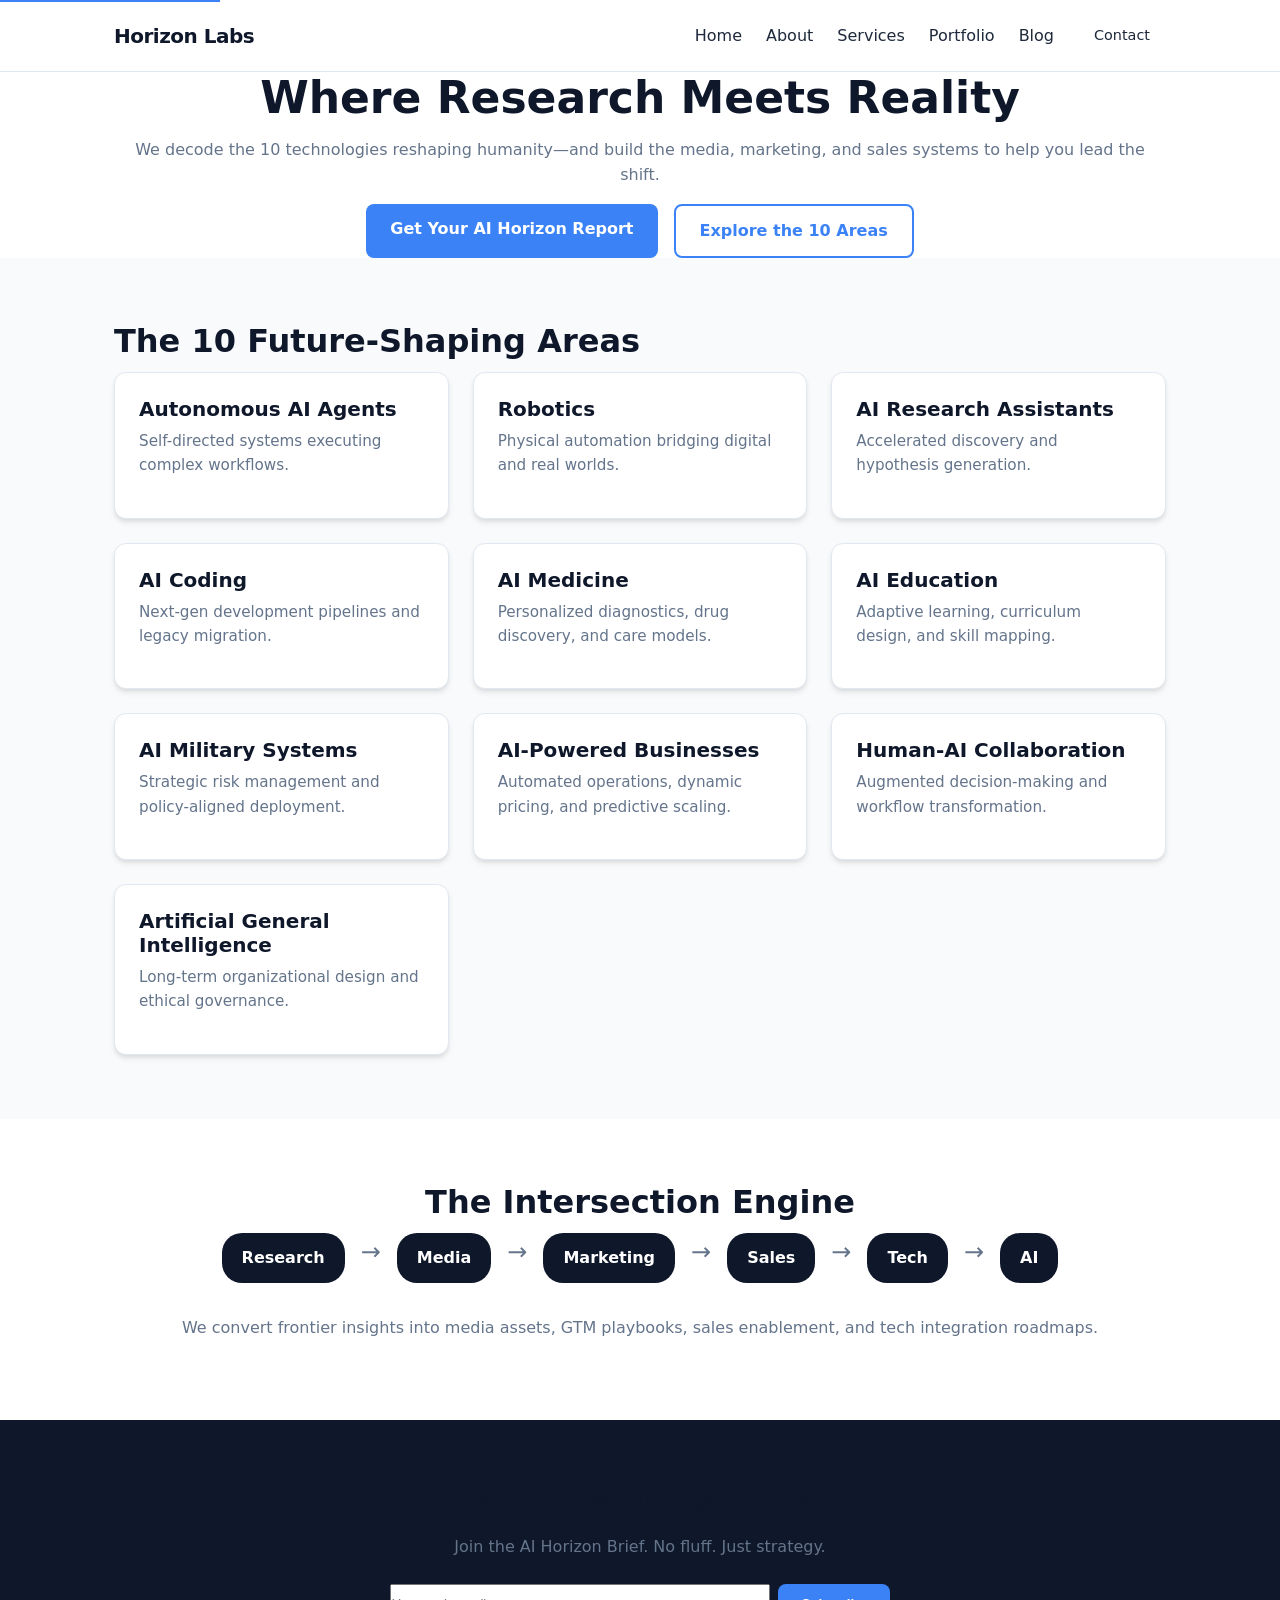
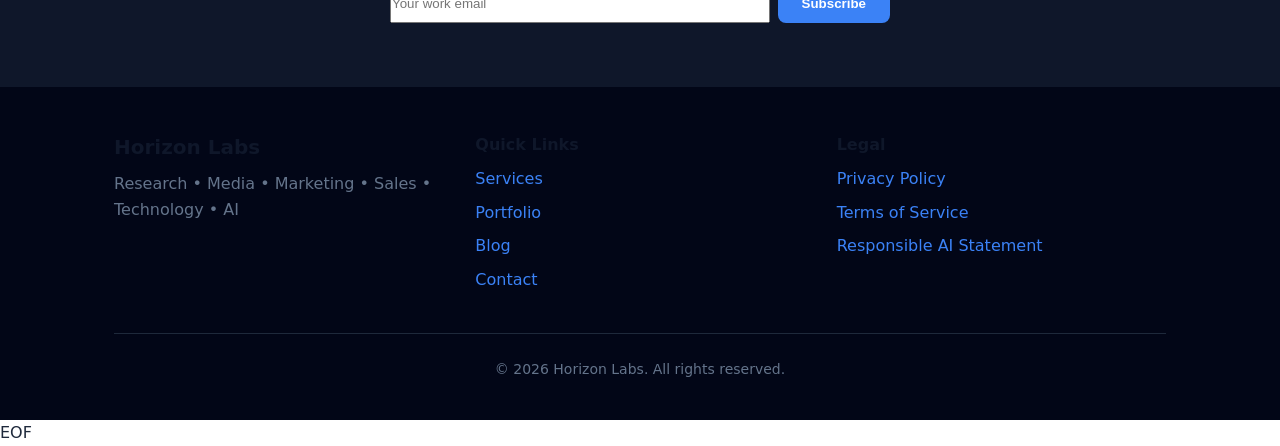
<file: index.html>
<!DOCTYPE html>
<html lang="en">
<head>
  <meta charset="UTF-8">
  <meta name="viewport" content="width=device-width, initial-scale=1.0">
  <meta name="description" content="We turn tomorrow’s AI breakthroughs into today’s business advantage. Research, media, marketing, sales, and tech integration for the next decade.">
  <title>Horizon Labs | AI Research & Market Strategy</title>
  <link rel="stylesheet" href="css/style.css">
  <link rel="apple-touch-icon" sizes="180x180" href="favicon/apple-touch-icon.png">
<link rel="icon" type="image/png" sizes="32x32" href="favicon/favicon-32x32.png">
<link rel="icon" type="image/png" sizes="16x16" href="favicon/favicon-16x16.png">
<link rel="manifest" href="favicon/site.webmanifest">
  <meta property="og:title" content="Horizon Labs | AI Research & Market Strategy">
  <meta property="og:description" content="We decode the 10 technologies reshaping humanity—and build the systems to help you lead the shift.">
  <meta property="og:type" content="website">
  <meta property="og:url" content="https://yourdomain.com">
  <meta property="og:image" content="images/og-image.jpg">
  <script type="application/ld+json">
  {"@context":"https://schema.org","@type":"Organization","name":"Horizon Labs","url":"https://yourdomain.com","logo":"images/logo.png","description":"Research, media, marketing, sales, and technology integration for AI-driven futures."}
  </script>
</head>
<body>
  <a href="#main-content" class="skip-link">Skip to main content</a>
  <div class="cloud-fog-container" aria-hidden="true">
  <div class="cloud-layer layer-1"></div>
  <div class="cloud-layer layer-2"></div>
  <div class="cloud-layer layer-3"></div>
</div>
  <header class="site-header">
    <nav class="nav" aria-label="Main navigation">
      <a href="index.html" class="logo" aria-label="Horizon Labs Home">Horizon Labs</a>
      <button class="nav-toggle" aria-expanded="false" aria-controls="main-menu" aria-label="Toggle navigation">☰</button>
      <ul id="main-menu" class="nav-list">
        <li><a href="index.html" aria-current="page">Home</a></li>
        <li><a href="about.html">About</a></li>
        <li><a href="services.html">Services</a></li>
        <li><a href="portfolio.html">Portfolio</a></li>
        <li><a href="blog.html">Blog</a></li>
        <li><a href="contact.html" class="btn btn-sm">Contact</a></li>
      </ul>
    </nav>
  </header>

  <main id="main-content">
    <section class="hero">
      <div class="container text-center">
        <h1>Where Research Meets Reality</h1>
        <p class="hero-sub">We decode the 10 technologies reshaping humanity—and build the media, marketing, and sales systems to help you lead the shift.</p>
        <div style="display:flex; gap:1rem; justify-content:center; flex-wrap:wrap;">
          <a href="contact.html" class="btn btn-primary">Get Your AI Horizon Report</a>
          <a href="#areas" class="btn btn-outline">Explore the 10 Areas</a>
        </div>
      </div>
    </section>

    <section class="section bg-light" id="areas">
      <div class="container">
        <h2 class="section-title">The 10 Future-Shaping Areas</h2>
        <div class="grid-3">
          <article class="card fade-in"><h3>Autonomous AI Agents</h3><p>Self-directed systems executing complex workflows.</p></article>
          <article class="card fade-in"><h3>Robotics</h3><p>Physical automation bridging digital and real worlds.</p></article>
          <article class="card fade-in"><h3>AI Research Assistants</h3><p>Accelerated discovery and hypothesis generation.</p></article>
          <article class="card fade-in"><h3>AI Coding</h3><p>Next-gen development pipelines and legacy migration.</p></article>
          <article class="card fade-in"><h3>AI Medicine</h3><p>Personalized diagnostics, drug discovery, and care models.</p></article>
          <article class="card fade-in"><h3>AI Education</h3><p>Adaptive learning, curriculum design, and skill mapping.</p></article>
          <article class="card fade-in"><h3>AI Military Systems</h3><p>Strategic risk management and policy-aligned deployment.</p></article>
          <article class="card fade-in"><h3>AI-Powered Businesses</h3><p>Automated operations, dynamic pricing, and predictive scaling.</p></article>
          <article class="card fade-in"><h3>Human-AI Collaboration</h3><p>Augmented decision-making and workflow transformation.</p></article>
          <article class="card fade-in"><h3>Artificial General Intelligence</h3><p>Long-term organizational design and ethical governance.</p></article>
        </div>
      </div>
    </section>

    <section class="section" id="how-we-work">
      <div class="container text-center">
        <h2 class="section-title">The Intersection Engine</h2>
        <div class="process-flow">
          <div class="step">Research</div><div class="arrow">→</div>
          <div class="step">Media</div><div class="arrow">→</div>
          <div class="step">Marketing</div><div class="arrow">→</div>
          <div class="step">Sales</div><div class="arrow">→</div>
          <div class="step">Tech</div><div class="arrow">→</div>
          <div class="step">AI</div>
        </div>
        <p>We convert frontier insights into media assets, GTM playbooks, sales enablement, and tech integration roadmaps.</p>
      </div>
    </section>

    <section class="section bg-dark text-center" id="newsletter">
      <div class="container">
        <h2>Stay 12 Months Ahead</h2>
        <p>Join the AI Horizon Brief. No fluff. Just strategy.</p>
        <form class="newsletter-form" action="https://formspree.io/f/xrpbajay" method="POST">
          <input type="email" name="email" placeholder="Your work email" required aria-label="Email address">
          <button type="submit" class="btn btn-primary">Subscribe</button>
        </form>
      </div>
    </section>
  </main>

  <footer class="site-footer">
    <div class="container">
      <div class="footer-grid">
        <div><h3>Horizon Labs</h3><p>Research • Media • Marketing • Sales • Technology • AI</p></div>
        <div><h4>Quick Links</h4><ul class="footer-links"><li><a href="services.html">Services</a></li><li><a href="portfolio.html">Portfolio</a></li><li><a href="blog.html">Blog</a></li><li><a href="contact.html">Contact</a></li></ul></div>
        <div><h4>Legal</h4><ul class="footer-links"><li><a href="#">Privacy Policy</a></li><li><a href="#">Terms of Service</a></li><li><a href="#">Responsible AI Statement</a></li></ul></div>
      </div>
      <p class="copyright">&copy; <span id="year"></span> Horizon Labs. All rights reserved.</p>
    </div>
  </footer>
  <script src="js/script.js" defer></script>
</body>
</html>
EOF
</file>
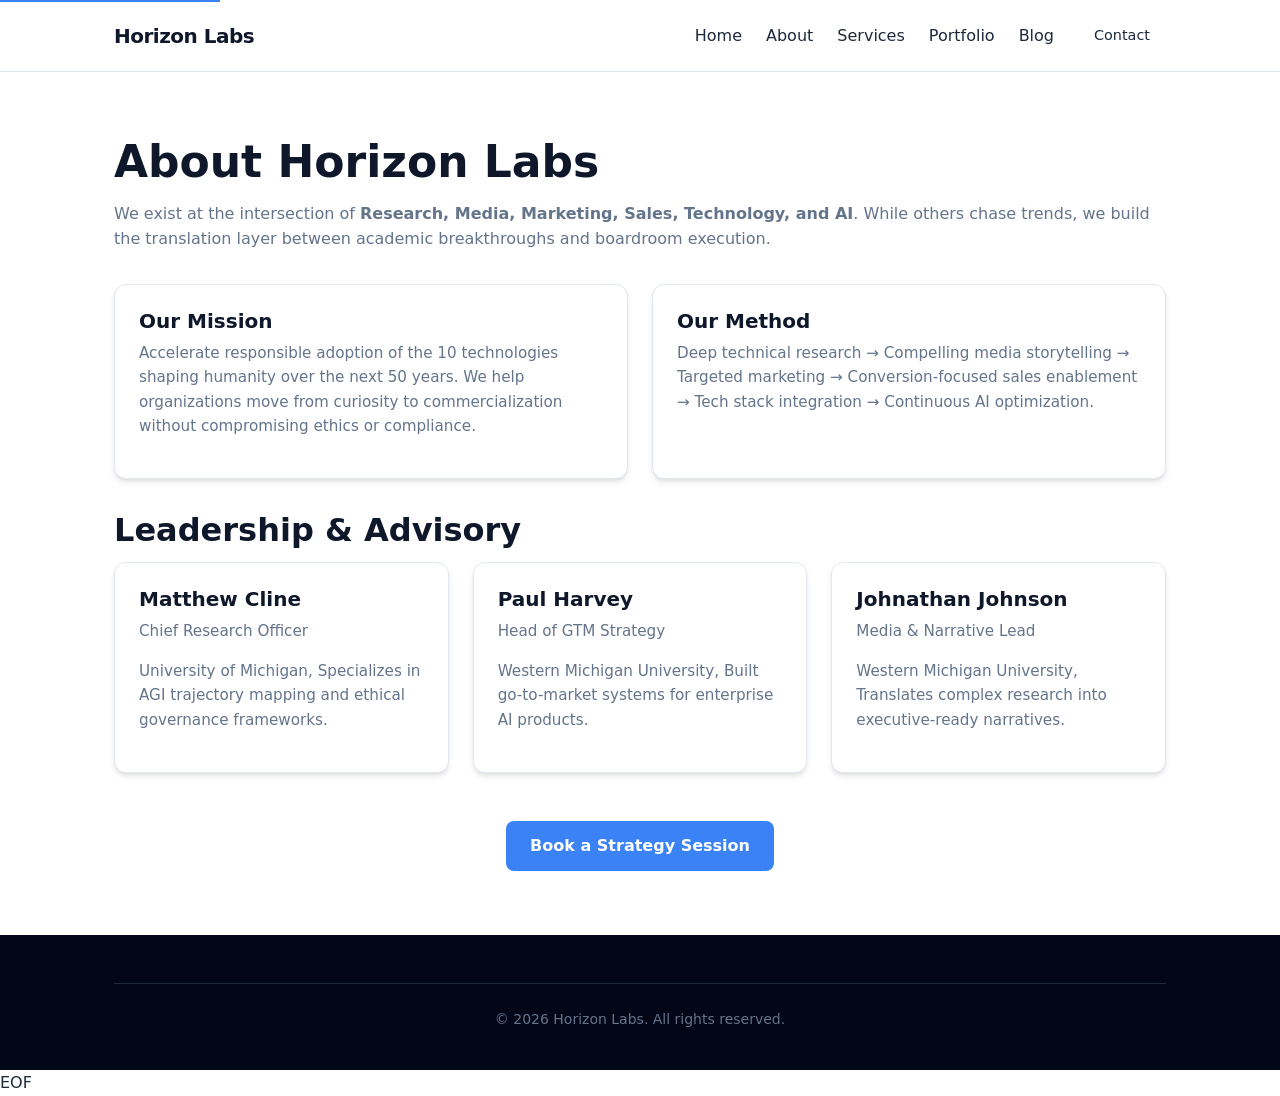
<file: about.html>
<!DOCTYPE html>
<html lang="en">
<head>
  <meta charset="UTF-8">
  <meta name="viewport" content="width=device-width, initial-scale=1.0">
  <meta name="description" content="Learn about Horizon Labs: a research-driven strategy firm bridging frontier AI with market execution.">
  <title>About | Horizon Labs</title>
  <link rel="stylesheet" href="css/style.css">
  <link rel="apple-touch-icon" sizes="180x180" href="favicon/apple-touch-icon.png">
<link rel="icon" type="image/png" sizes="32x32" href="favicon/favicon-32x32.png">
<link rel="icon" type="image/png" sizes="16x16" href="favicon/favicon-16x16.png">
<link rel="manifest" href="favicon/site.webmanifest">
</head>
<body>
  <a href="#main-content" class="skip-link">Skip to main content</a>
  <div class="cloud-fog-container" aria-hidden="true">
  <div class="cloud-layer layer-1"></div>
  <div class="cloud-layer layer-2"></div>
  <div class="cloud-layer layer-3"></div>
</div>
  <header class="site-header">
    <nav class="nav" aria-label="Main navigation">
      <a href="index.html" class="logo" aria-label="Horizon Labs Home">Horizon Labs</a>
      <button class="nav-toggle" aria-expanded="false" aria-controls="main-menu" aria-label="Toggle navigation">☰</button>
      <ul id="main-menu" class="nav-list">
        <li><a href="index.html">Home</a></li>
        <li><a href="about.html" aria-current="page">About</a></li>
        <li><a href="services.html">Services</a></li>
        <li><a href="portfolio.html">Portfolio</a></li>
        <li><a href="blog.html">Blog</a></li>
        <li><a href="contact.html" class="btn btn-sm">Contact</a></li>
      </ul>
    </nav>
  </header>

  <main id="main-content" class="section">
    <div class="container">
      <h1>About Horizon Labs</h1>
      <p>We exist at the intersection of <strong>Research, Media, Marketing, Sales, Technology, and AI</strong>. While others chase trends, we build the translation layer between academic breakthroughs and boardroom execution.</p>
      
      <div class="grid-2" style="margin:2rem 0;">
        <div class="card fade-in">
          <h3>Our Mission</h3>
          <p>Accelerate responsible adoption of the 10 technologies shaping humanity over the next 50 years. We help organizations move from curiosity to commercialization without compromising ethics or compliance.</p>
        </div>
        <div class="card fade-in">
          <h3>Our Method</h3>
          <p>Deep technical research → Compelling media storytelling → Targeted marketing → Conversion-focused sales enablement → Tech stack integration → Continuous AI optimization.</p>
        </div>
      </div>

      <h2 style="margin-top:2rem;">Leadership & Advisory</h2>
      <div class="grid-3">
        <div class="card fade-in"><h3>Matthew Cline</h3><p class="card-meta">Chief Research Officer</p><p>University of Michigan, Specializes in AGI trajectory mapping and ethical governance frameworks.</p></div>
        <div class="card fade-in"><h3>Paul Harvey</h3><p class="card-meta">Head of GTM Strategy</p><p>Western Michigan University, Built go-to-market systems for enterprise AI products.</p></div>
        <div class="card fade-in"><h3>Johnathan Johnson</h3><p class="card-meta">Media & Narrative Lead</p><p>Western Michigan University, Translates complex research into executive-ready narratives.</p></div>
      </div>

      <div class="text-center" style="margin-top:3rem;">
        <a href="contact.html" class="btn btn-primary">Book a Strategy Session</a>
      </div>
    </div>
  </main>

  <footer class="site-footer">
    <div class="container">
      <p class="copyright">&copy; <span id="year"></span> Horizon Labs. All rights reserved.</p>
    </div>
  </footer>
  <script src="js/script.js" defer></script>
</body>
</html>
EOF
</file>
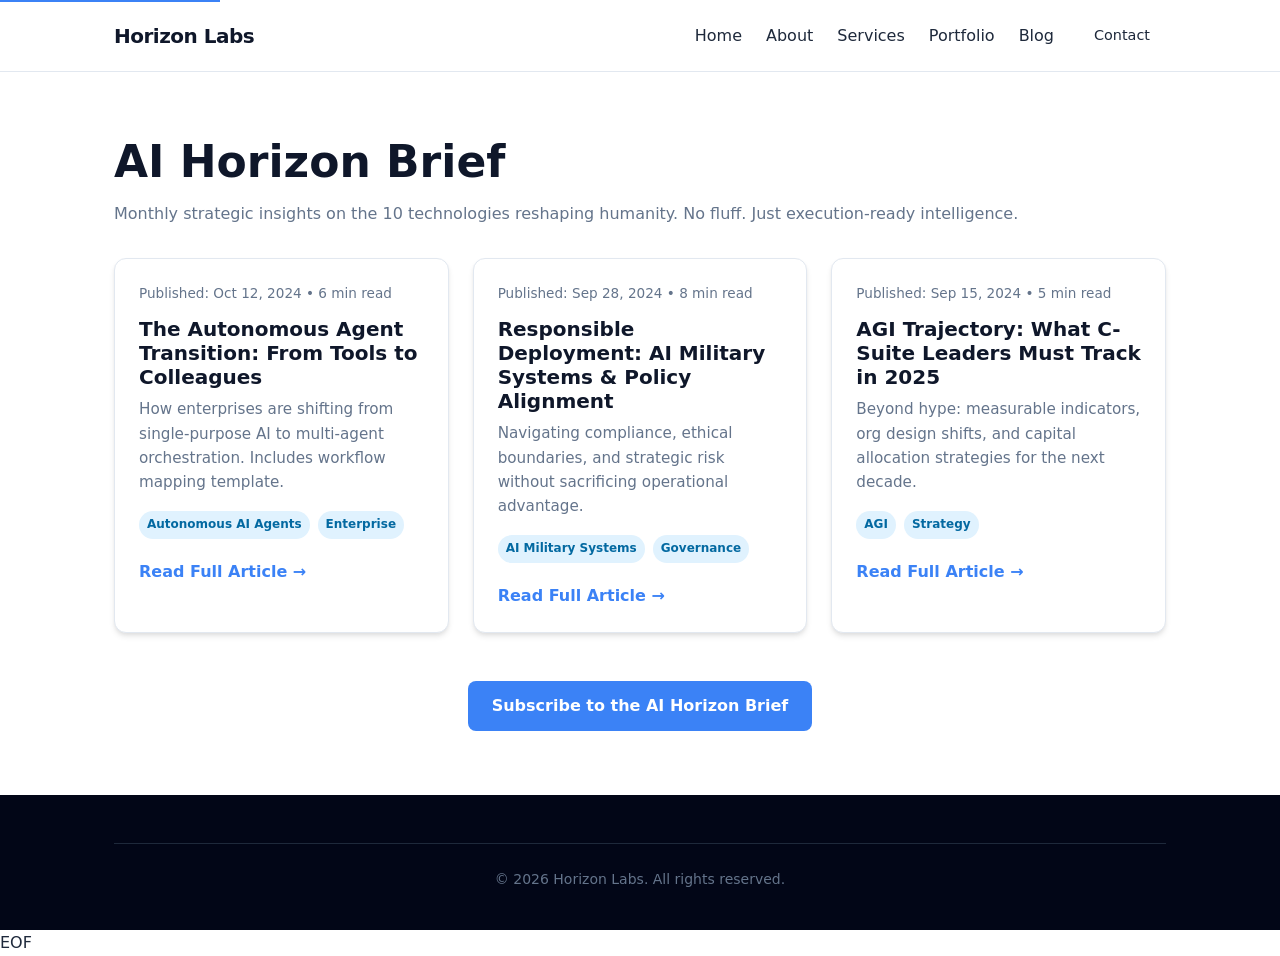
<file: blog.html>
<!DOCTYPE html>
<html lang="en">
<head>
  <meta charset="UTF-8">
  <meta name="viewport" content="width=device-width, initial-scale=1.0">
  <meta name="description" content="Strategic insights on the 10 future-shaping technologies, market shifts, and tactical takeaways.">
  <title>Blog | Horizon Labs</title>
  <link rel="stylesheet" href="css/style.css">
  <link rel="apple-touch-icon" sizes="180x180" href="favicon/apple-touch-icon.png">
<link rel="icon" type="image/png" sizes="32x32" href="favicon/favicon-32x32.png">
<link rel="icon" type="image/png" sizes="16x16" href="favicon/favicon-16x16.png">
<link rel="manifest" href="favicon/site.webmanifest">
</head>
<body>
  <a href="#main-content" class="skip-link">Skip to main content</a>
  <div class="cloud-fog-container" aria-hidden="true">
  <div class="cloud-layer layer-1"></div>
  <div class="cloud-layer layer-2"></div>
  <div class="cloud-layer layer-3"></div>
</div>
  <header class="site-header">
    <nav class="nav" aria-label="Main navigation">
      <a href="index.html" class="logo" aria-label="Horizon Labs Home">Horizon Labs</a>
      <button class="nav-toggle" aria-expanded="false" aria-controls="main-menu" aria-label="Toggle navigation">☰</button>
      <ul id="main-menu" class="nav-list">
        <li><a href="index.html">Home</a></li>
        <li><a href="about.html">About</a></li>
        <li><a href="services.html">Services</a></li>
        <li><a href="portfolio.html">Portfolio</a></li>
        <li><a href="blog.html" aria-current="page">Blog</a></li>
        <li><a href="contact.html" class="btn btn-sm">Contact</a></li>
      </ul>
    </nav>
  </header>

  <main id="main-content" class="section">
    <div class="container">
      <h1>AI Horizon Brief</h1>
      <p>Monthly strategic insights on the 10 technologies reshaping humanity. No fluff. Just execution-ready intelligence.</p>

      <div class="grid-3" style="margin-top:2rem;">
        <article class="card fade-in" id="case1">
          <div class="card-meta">Published: Oct 12, 2024 • 6 min read</div>
          <h3>The Autonomous Agent Transition: From Tools to Colleagues</h3>
          <p>How enterprises are shifting from single-purpose AI to multi-agent orchestration. Includes workflow mapping template.</p>
          <span class="tag">Autonomous AI Agents</span><span class="tag">Enterprise</span>
          <a href="#" style="display:block; margin-top:0.75rem; font-weight:600;">Read Full Article →</a>
        </article>

        <article class="card fade-in" id="case2">
          <div class="card-meta">Published: Sep 28, 2024 • 8 min read</div>
          <h3>Responsible Deployment: AI Military Systems & Policy Alignment</h3>
          <p>Navigating compliance, ethical boundaries, and strategic risk without sacrificing operational advantage.</p>
          <span class="tag">AI Military Systems</span><span class="tag">Governance</span>
          <a href="#" style="display:block; margin-top:0.75rem; font-weight:600;">Read Full Article →</a>
        </article>

        <article class="card fade-in" id="case3">
          <div class="card-meta">Published: Sep 15, 2024 • 5 min read</div>
          <h3>AGI Trajectory: What C-Suite Leaders Must Track in 2025</h3>
          <p>Beyond hype: measurable indicators, org design shifts, and capital allocation strategies for the next decade.</p>
          <span class="tag">AGI</span><span class="tag">Strategy</span>
          <a href="#" style="display:block; margin-top:0.75rem; font-weight:600;">Read Full Article →</a>
        </article>
      </div>

      <div class="text-center" style="margin-top:3rem;">
        <a href="contact.html" class="btn btn-primary">Subscribe to the AI Horizon Brief</a>
      </div>
    </div>
  </main>

  <footer class="site-footer">
    <div class="container">
      <p class="copyright">&copy; <span id="year"></span> Horizon Labs. All rights reserved.</p>
    </div>
  </footer>
  <script src="js/script.js" defer></script>
</body>
</html>
EOF
</file>
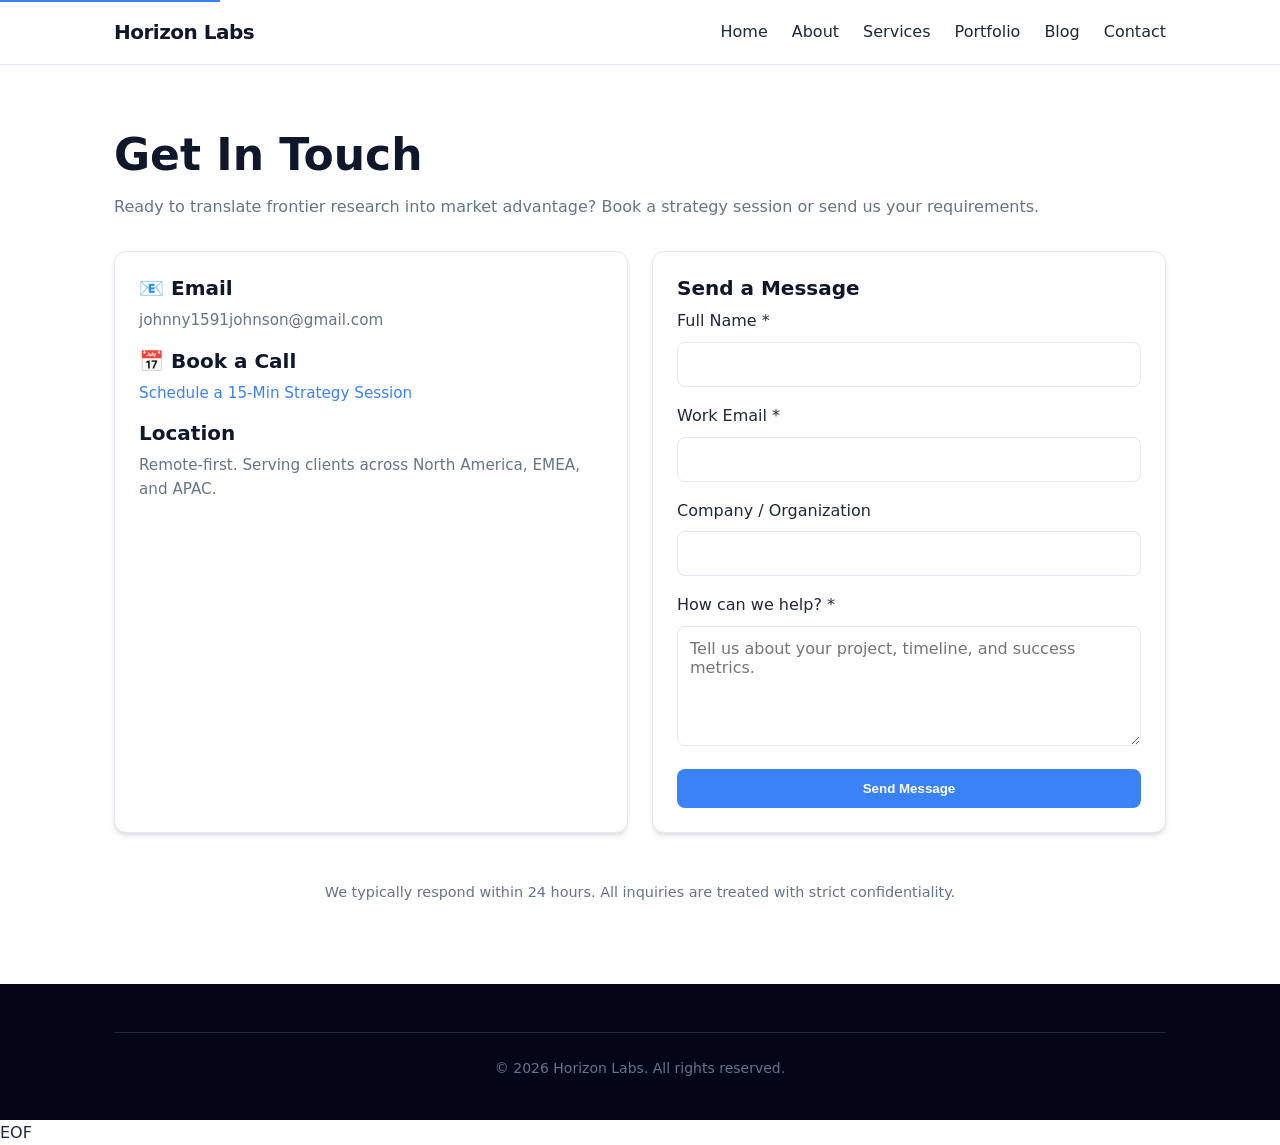
<file: contact.html>
<!DOCTYPE html>
<html lang="en">
<head>
  <meta charset="UTF-8">
  <meta name="viewport" content="width=device-width, initial-scale=1.0">
  <meta name="description" content="Get in touch for AI strategy consulting, media production, or sales enablement.">
  <title>Contact | Horizon Labs</title>
  <link rel="stylesheet" href="css/style.css">
  <link rel="apple-touch-icon" sizes="180x180" href="favicon/apple-touch-icon.png">
<link rel="icon" type="image/png" sizes="32x32" href="favicon/favicon-32x32.png">
<link rel="icon" type="image/png" sizes="16x16" href="favicon/favicon-16x16.png">
<link rel="manifest" href="favicon/site.webmanifest">
</head>
<body>
  <a href="#main-content" class="skip-link">Skip to main content</a>
  <div class="cloud-fog-container" aria-hidden="true">
  <div class="cloud-layer layer-1"></div>
  <div class="cloud-layer layer-2"></div>
  <div class="cloud-layer layer-3"></div>
</div>
  <header class="site-header">
    <nav class="nav" aria-label="Main navigation">
      <a href="index.html" class="logo" aria-label="Horizon Labs Home">Horizon Labs</a>
      <button class="nav-toggle" aria-expanded="false" aria-controls="main-menu" aria-label="Toggle navigation">☰</button>
      <ul id="main-menu" class="nav-list">
        <li><a href="index.html">Home</a></li>
        <li><a href="about.html">About</a></li>
        <li><a href="services.html">Services</a></li>
        <li><a href="portfolio.html">Portfolio</a></li>
        <li><a href="blog.html">Blog</a></li>
        <li><a href="contact.html" aria-current="page">Contact</a></li>
      </ul>
    </nav>
  </header>

  <main id="main-content" class="section">
    <div class="container">
      <h1>Get In Touch</h1>
      <p>Ready to translate frontier research into market advantage? Book a strategy session or send us your requirements.</p>

      <div class="grid-2" style="margin-top:2rem;">
        <div class="card fade-in">
          <h3>📧 Email</h3>
          <p>johnny1591johnson@gmail.com</p>
          <h3>📅 Book a Call</h3>
          <p><a href="https://calendly.com/johnny1591johnson/new-meeting" target="_blank" rel="noopener">Schedule a 15-Min Strategy Session</a></p>
          <h3> Location</h3>
          <p>Remote-first. Serving clients across North America, EMEA, and APAC.</p>
        </div>

        <div class="card fade-in">
          <h3>Send a Message</h3>
          <https://formspree.io/f/xrpbajay>
          <form action="https://formspree.io/f/xrpbajay" method="POST">
            <div class="form-group">
              <label for="name">Full Name *</label>
              <input type="text" id="name" name="name" required>
            </div>
            <div class="form-group">
              <label for="email">Work Email *</label>
              <input type="email" id="email" name="email" required>
            </div>
            <div class="form-group">
              <label for="company">Company / Organization</label>
              <input type="text" id="company" name="company">
            </div>
            <div class="form-group">
              <label for="message">How can we help? *</label>
              <textarea id="message" name="message" required placeholder="Tell us about your project, timeline, and success metrics."></textarea>
            </div>
            <button type="submit" class="btn btn-primary" style="width:100%;">Send Message</button>
          </form>
        </div>
      </div>

      <div class="text-center" style="margin-top:3rem;">
        <p style="font-size:0.9rem;">We typically respond within 24 hours. All inquiries are treated with strict confidentiality.</p>
      </div>
    </div>
  </main>

  <footer class="site-footer">
    <div class="container">
      <p class="copyright">&copy; <span id="year"></span> Horizon Labs. All rights reserved.</p>
    </div>
  </footer>
  <script src="js/script.js" defer></script>
</body>
</html>
EOF
</file>
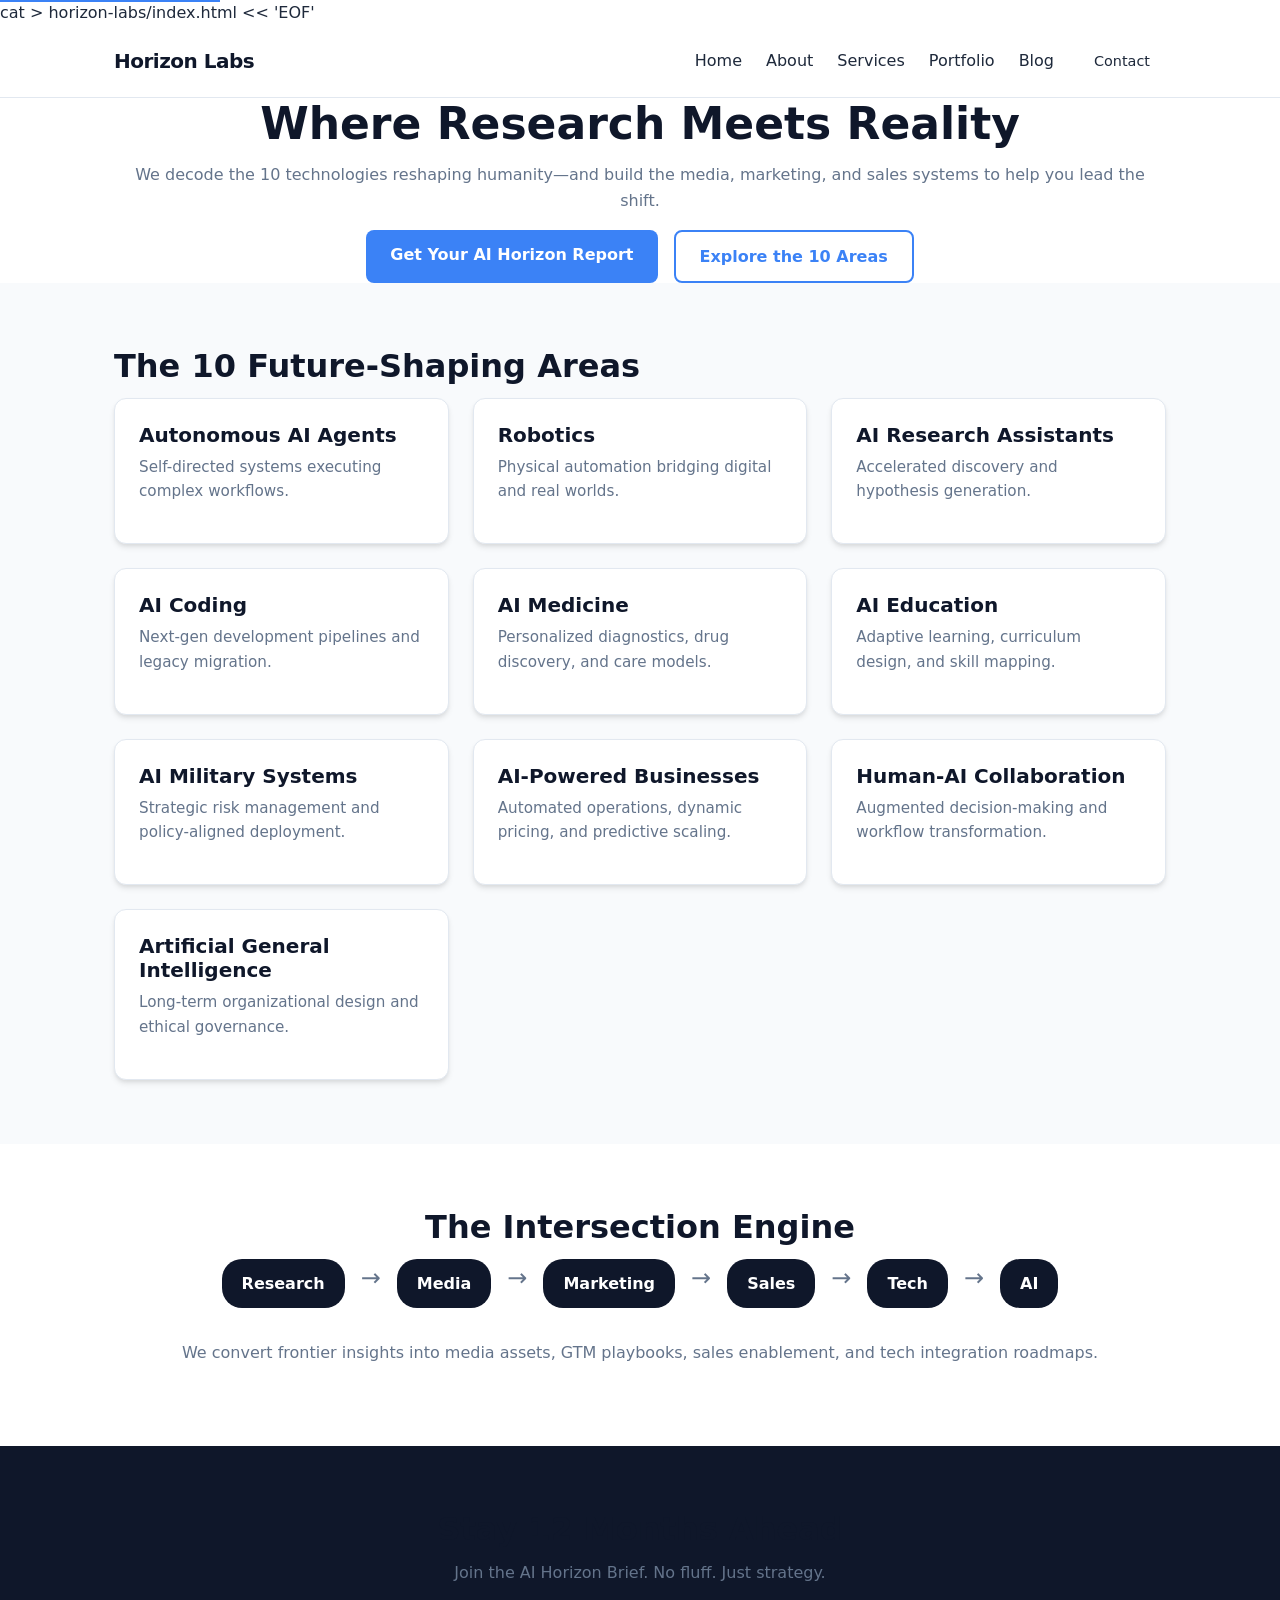
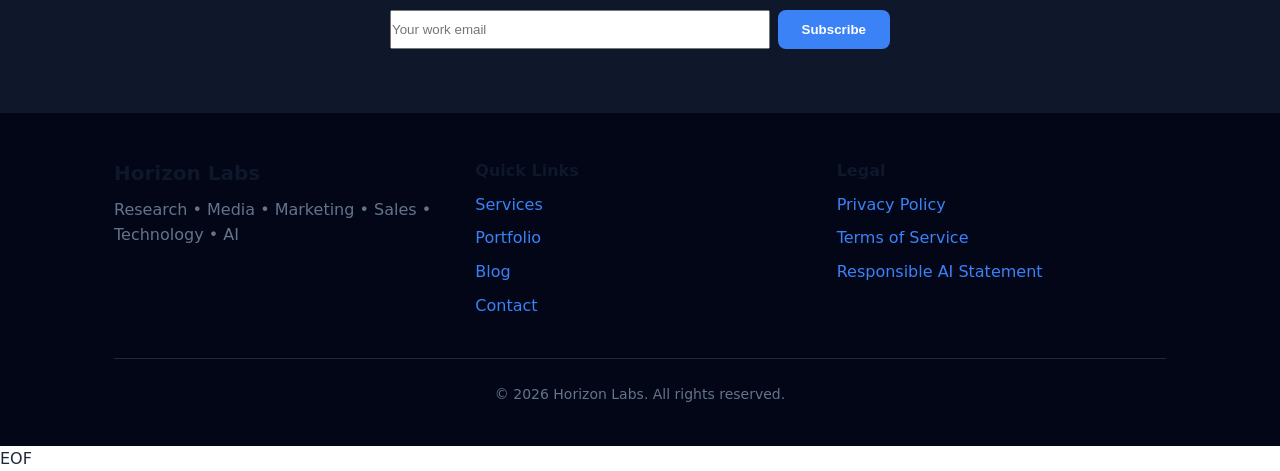
<file: index1.html>
cat > horizon-labs/index.html << 'EOF'
<!DOCTYPE html>
<html lang="en">
<head>
  <meta charset="UTF-8">
  <meta name="viewport" content="width=device-width, initial-scale=1.0">
  <meta name="description" content="We turn tomorrow’s AI breakthroughs into today’s business advantage. Research, media, marketing, sales, and tech integration for the next decade.">
  <title>Horizon Labs | AI Research & Market Strategy</title>
  <link rel="stylesheet" href="css/style.css">
  <link rel="icon" href="favicon/favicon.ico">
  <meta property="og:title" content="Horizon Labs | AI Research & Market Strategy">
  <meta property="og:description" content="We decode the 10 technologies reshaping humanity—and build the systems to help you lead the shift.">
  <meta property="og:type" content="website">
  <meta property="og:url" content="https://yourdomain.com">
  <meta property="og:image" content="images/og-image.jpg">
  <script type="application/ld+json">
  {"@context":"https://schema.org","@type":"Organization","name":"Horizon Labs","url":"https://yourdomain.com","logo":"images/logo.png","description":"Research, media, marketing, sales, and technology integration for AI-driven futures."}
  </script>
</head>
<body>
  <a href="#main-content" class="skip-link">Skip to main content</a>
  <header class="site-header">
    <nav class="nav" aria-label="Main navigation">
      <a href="index.html" class="logo" aria-label="Horizon Labs Home">Horizon Labs</a>
      <button class="nav-toggle" aria-expanded="false" aria-controls="main-menu" aria-label="Toggle navigation">☰</button>
      <ul id="main-menu" class="nav-list">
        <li><a href="index.html" aria-current="page">Home</a></li>
        <li><a href="about.html">About</a></li>
        <li><a href="services.html">Services</a></li>
        <li><a href="portfolio.html">Portfolio</a></li>
        <li><a href="blog.html">Blog</a></li>
        <li><a href="contact.html" class="btn btn-sm">Contact</a></li>
      </ul>
    </nav>
  </header>

  <main id="main-content">
    <section class="hero">
      <div class="container text-center">
        <h1>Where Research Meets Reality</h1>
        <p class="hero-sub">We decode the 10 technologies reshaping humanity—and build the media, marketing, and sales systems to help you lead the shift.</p>
        <div style="display:flex; gap:1rem; justify-content:center; flex-wrap:wrap;">
          <a href="contact.html" class="btn btn-primary">Get Your AI Horizon Report</a>
          <a href="#areas" class="btn btn-outline">Explore the 10 Areas</a>
        </div>
      </div>
    </section>

    <section class="section bg-light" id="areas">
      <div class="container">
        <h2 class="section-title">The 10 Future-Shaping Areas</h2>
        <div class="grid-3">
          <article class="card fade-in"><h3>Autonomous AI Agents</h3><p>Self-directed systems executing complex workflows.</p></article>
          <article class="card fade-in"><h3>Robotics</h3><p>Physical automation bridging digital and real worlds.</p></article>
          <article class="card fade-in"><h3>AI Research Assistants</h3><p>Accelerated discovery and hypothesis generation.</p></article>
          <article class="card fade-in"><h3>AI Coding</h3><p>Next-gen development pipelines and legacy migration.</p></article>
          <article class="card fade-in"><h3>AI Medicine</h3><p>Personalized diagnostics, drug discovery, and care models.</p></article>
          <article class="card fade-in"><h3>AI Education</h3><p>Adaptive learning, curriculum design, and skill mapping.</p></article>
          <article class="card fade-in"><h3>AI Military Systems</h3><p>Strategic risk management and policy-aligned deployment.</p></article>
          <article class="card fade-in"><h3>AI-Powered Businesses</h3><p>Automated operations, dynamic pricing, and predictive scaling.</p></article>
          <article class="card fade-in"><h3>Human-AI Collaboration</h3><p>Augmented decision-making and workflow transformation.</p></article>
          <article class="card fade-in"><h3>Artificial General Intelligence</h3><p>Long-term organizational design and ethical governance.</p></article>
        </div>
      </div>
    </section>

    <section class="section" id="how-we-work">
      <div class="container text-center">
        <h2 class="section-title">The Intersection Engine</h2>
        <div class="process-flow">
          <div class="step">Research</div><div class="arrow">→</div>
          <div class="step">Media</div><div class="arrow">→</div>
          <div class="step">Marketing</div><div class="arrow">→</div>
          <div class="step">Sales</div><div class="arrow">→</div>
          <div class="step">Tech</div><div class="arrow">→</div>
          <div class="step">AI</div>
        </div>
        <p>We convert frontier insights into media assets, GTM playbooks, sales enablement, and tech integration roadmaps.</p>
      </div>
    </section>

    <section class="section bg-dark text-center" id="newsletter">
      <div class="container">
        <h2>Stay 12 Months Ahead</h2>
        <p>Join the AI Horizon Brief. No fluff. Just strategy.</p>
        <form class="newsletter-form" action="https://formspree.io/f/YOUR_FORM_ID" method="POST">
          <input type="email" name="email" placeholder="Your work email" required aria-label="Email address">
          <button type="submit" class="btn btn-primary">Subscribe</button>
        </form>
      </div>
    </section>
  </main>

  <footer class="site-footer">
    <div class="container">
      <div class="footer-grid">
        <div><h3>Horizon Labs</h3><p>Research • Media • Marketing • Sales • Technology • AI</p></div>
        <div><h4>Quick Links</h4><ul class="footer-links"><li><a href="services.html">Services</a></li><li><a href="portfolio.html">Portfolio</a></li><li><a href="blog.html">Blog</a></li><li><a href="contact.html">Contact</a></li></ul></div>
        <div><h4>Legal</h4><ul class="footer-links"><li><a href="#">Privacy Policy</a></li><li><a href="#">Terms of Service</a></li><li><a href="#">Responsible AI Statement</a></li></ul></div>
      </div>
      <p class="copyright">&copy; <span id="year"></span> Horizon Labs. All rights reserved.</p>
    </div>
  </footer>
  <script src="js/script.js" defer></script>
</body>
</html>
EOF
</file>
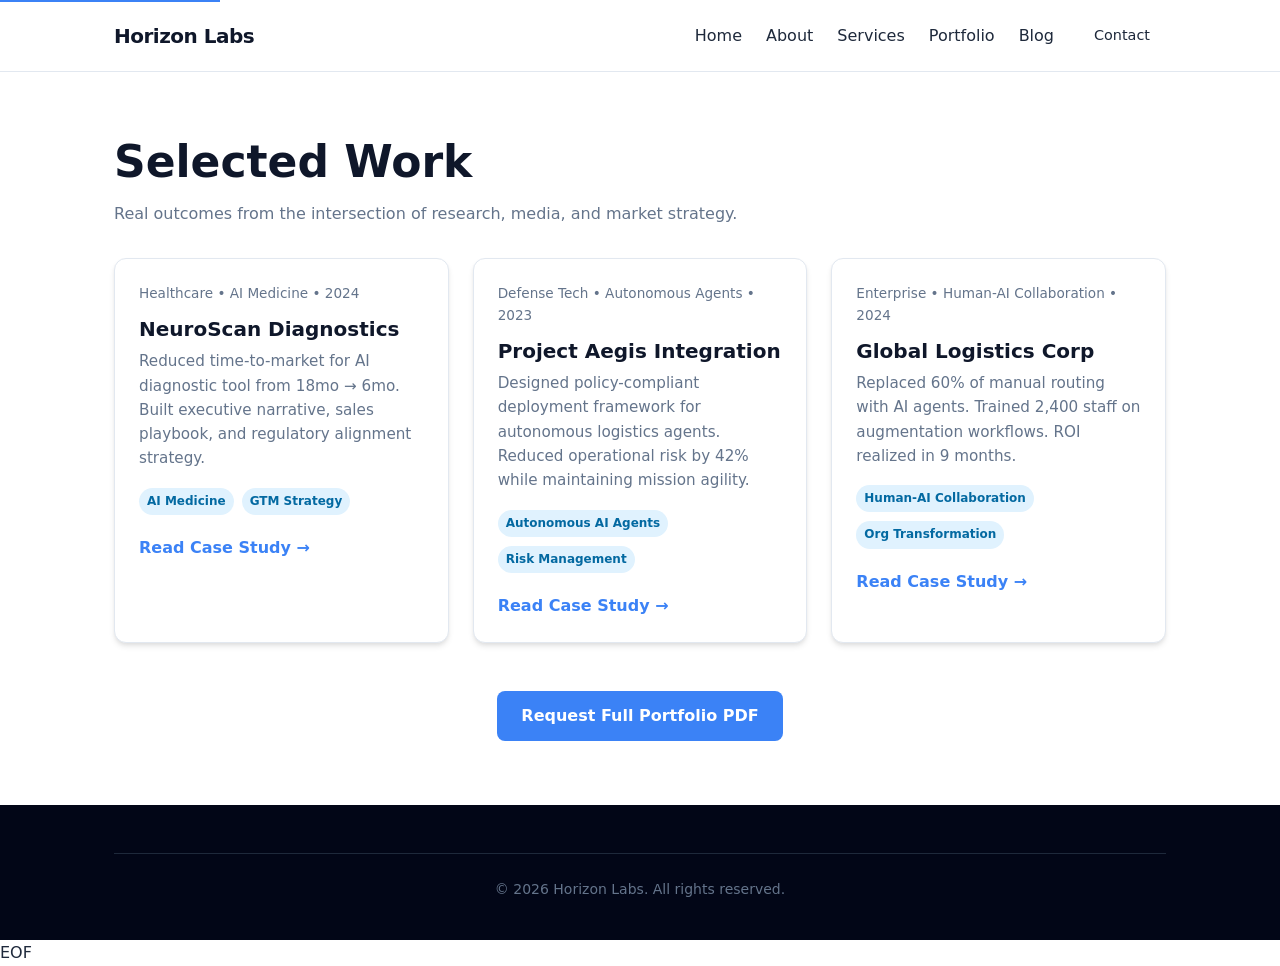
<file: portfolio.html>
<!DOCTYPE html>
<html lang="en">
<head>
  <meta charset="UTF-8">
  <meta name="viewport" content="width=device-width, initial-scale=1.0">
  <meta name="description" content="Case studies: AI strategy, media campaigns, and sales transformations for forward-thinking organizations.">
  <title>Portfolio | Horizon Labs</title>
  <link rel="stylesheet" href="css/style.css">
  <link rel="apple-touch-icon" sizes="180x180" href="favicon/apple-touch-icon.png">
<link rel="icon" type="image/png" sizes="32x32" href="favicon/favicon-32x32.png">
<link rel="icon" type="image/png" sizes="16x16" href="favicon/favicon-16x16.png">
<link rel="manifest" href="favicon/site.webmanifest">
</head>
<body>
  <a href="#main-content" class="skip-link">Skip to main content</a>
  <div class="cloud-fog-container" aria-hidden="true">
  <div class="cloud-layer layer-1"></div>
  <div class="cloud-layer layer-2"></div>
  <div class="cloud-layer layer-3"></div>
</div>
  <header class="site-header">
    <nav class="nav" aria-label="Main navigation">
      <a href="index.html" class="logo" aria-label="Horizon Labs Home">Horizon Labs</a>
      <button class="nav-toggle" aria-expanded="false" aria-controls="main-menu" aria-label="Toggle navigation">☰</button>
      <ul id="main-menu" class="nav-list">
        <li><a href="index.html">Home</a></li>
        <li><a href="about.html">About</a></li>
        <li><a href="services.html">Services</a></li>
        <li><a href="portfolio.html" aria-current="page">Portfolio</a></li>
        <li><a href="blog.html">Blog</a></li>
        <li><a href="contact.html" class="btn btn-sm">Contact</a></li>
      </ul>
    </nav>
  </header>

  <main id="main-content" class="section">
    <div class="container">
      <h1>Selected Work</h1>
      <p>Real outcomes from the intersection of research, media, and market strategy.</p>

      <div class="grid-3" style="margin-top:2rem;">
        <article class="card fade-in">
          <div class="card-meta">Healthcare • AI Medicine • 2024</div>
          <h3>NeuroScan Diagnostics</h3>
          <p>Reduced time-to-market for AI diagnostic tool from 18mo → 6mo. Built executive narrative, sales playbook, and regulatory alignment strategy.</p>
          <span class="tag">AI Medicine</span><span class="tag">GTM Strategy</span>
          <a href="blog.html#case1" style="display:block; margin-top:0.75rem; font-weight:600;">Read Case Study →</a>
        </article>

        <article class="card fade-in">
          <div class="card-meta">Defense Tech • Autonomous Agents • 2023</div>
          <h3>Project Aegis Integration</h3>
          <p>Designed policy-compliant deployment framework for autonomous logistics agents. Reduced operational risk by 42% while maintaining mission agility.</p>
          <span class="tag">Autonomous AI Agents</span><span class="tag">Risk Management</span>
          <a href="blog.html#case2" style="display:block; margin-top:0.75rem; font-weight:600;">Read Case Study →</a>
        </article>

        <article class="card fade-in">
          <div class="card-meta">Enterprise • Human-AI Collaboration • 2024</div>
          <h3>Global Logistics Corp</h3>
          <p>Replaced 60% of manual routing with AI agents. Trained 2,400 staff on augmentation workflows. ROI realized in 9 months.</p>
          <span class="tag">Human-AI Collaboration</span><span class="tag">Org Transformation</span>
          <a href="blog.html#case3" style="display:block; margin-top:0.75rem; font-weight:600;">Read Case Study →</a>
        </article>
      </div>

      <div class="text-center" style="margin-top:3rem;">
        <a href="contact.html" class="btn btn-primary">Request Full Portfolio PDF</a>
      </div>
    </div>
  </main>

  <footer class="site-footer">
    <div class="container">
      <p class="copyright">&copy; <span id="year"></span> Horizon Labs. All rights reserved.</p>
    </div>
  </footer>
  <script src="js/script.js" defer></script>
</body>
</html>
EOF
</file>
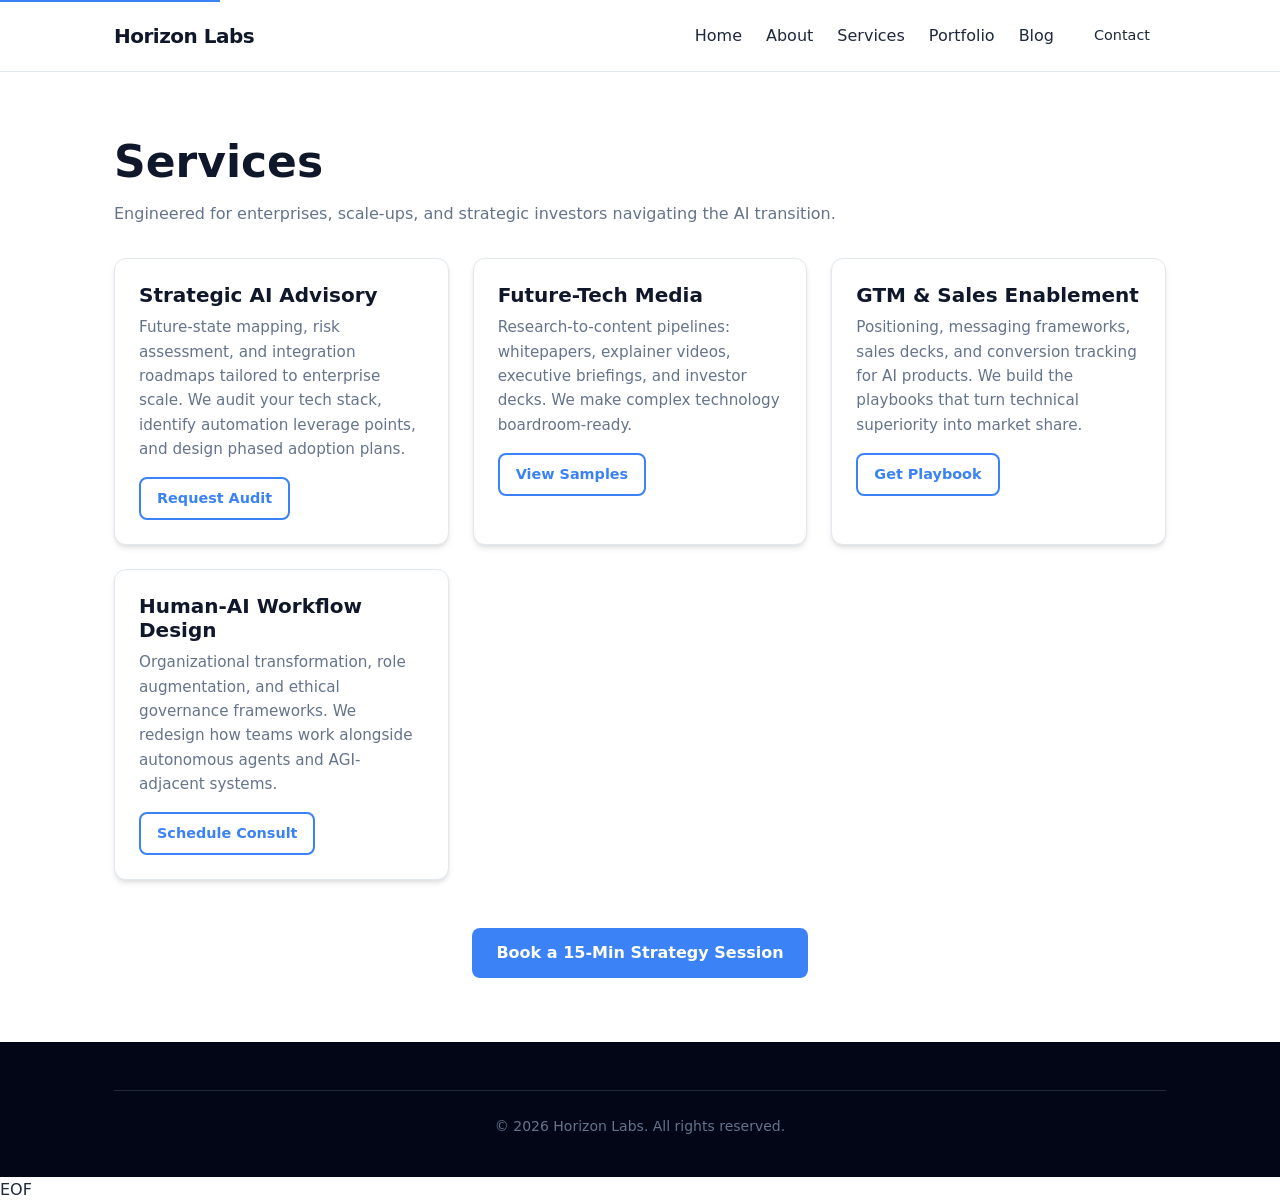
<file: services.html>
<!DOCTYPE html>
<html lang="en">
<head>
  <meta charset="UTF-8">
  <meta name="viewport" content="width=device-width, initial-scale=1.0">
  <meta name="description" content="Strategic AI advisory, future-tech media, GTM sales enablement, and Human-AI workflow design.">
  <title>Services | Horizon Labs</title>
  <link rel="stylesheet" href="css/style.css">
  <link rel="apple-touch-icon" sizes="180x180" href="favicon/apple-touch-icon.png">
<link rel="icon" type="image/png" sizes="32x32" href="favicon/favicon-32x32.png">
<link rel="icon" type="image/png" sizes="16x16" href="favicon/favicon-16x16.png">
<link rel="manifest" href="favicon/site.webmanifest">
</head>
<body>
  <a href="#main-content" class="skip-link">Skip to main content</a>
  <div class="cloud-fog-container" aria-hidden="true">
  <div class="cloud-layer layer-1"></div>
  <div class="cloud-layer layer-2"></div>
  <div class="cloud-layer layer-3"></div>
</div>
  <header class="site-header">
    <nav class="nav" aria-label="Main navigation">
      <a href="index.html" class="logo" aria-label="Horizon Labs Home">Horizon Labs</a>
      <button class="nav-toggle" aria-expanded="false" aria-controls="main-menu" aria-label="Toggle navigation">☰</button>
      <ul id="main-menu" class="nav-list">
        <li><a href="index.html">Home</a></li>
        <li><a href="about.html">About</a></li>
        <li><a href="services.html" aria-current="page">Services</a></li>
        <li><a href="portfolio.html">Portfolio</a></li>
        <li><a href="blog.html">Blog</a></li>
        <li><a href="contact.html" class="btn btn-sm">Contact</a></li>
      </ul>
    </nav>
  </header>

  <main id="main-content" class="section">
    <div class="container">
      <h1>Services</h1>
      <p>Engineered for enterprises, scale-ups, and strategic investors navigating the AI transition.</p>

      <div class="grid-2" style="margin-top:2rem;">
        <div class="card fade-in">
          <h3> Strategic AI Advisory</h3>
          <p>Future-state mapping, risk assessment, and integration roadmaps tailored to enterprise scale. We audit your tech stack, identify automation leverage points, and design phased adoption plans.</p>
          <a href="contact.html" class="btn btn-outline btn-sm">Request Audit</a>
        </div>
        <div class="card fade-in">
          <h3> Future-Tech Media</h3>
          <p>Research-to-content pipelines: whitepapers, explainer videos, executive briefings, and investor decks. We make complex technology boardroom-ready.</p>
          <a href="contact.html" class="btn btn-outline btn-sm">View Samples</a>
        </div>
        <div class="card fade-in">
          <h3> GTM & Sales Enablement</h3>
          <p>Positioning, messaging frameworks, sales decks, and conversion tracking for AI products. We build the playbooks that turn technical superiority into market share.</p>
          <a href="contact.html" class="btn btn-outline btn-sm">Get Playbook</a>
        </div>
        <div class="card fade-in">
          <h3> Human-AI Workflow Design</h3>
          <p>Organizational transformation, role augmentation, and ethical governance frameworks. We redesign how teams work alongside autonomous agents and AGI-adjacent systems.</p>
          <a href="contact.html" class="btn btn-outline btn-sm">Schedule Consult</a>
        </div>
      </div>

      <div class="text-center" style="margin-top:3rem;">
        <a href="contact.html" class="btn btn-primary">Book a 15-Min Strategy Session</a>
      </div>
    </div>
  </main>

  <footer class="site-footer">
    <div class="container">
      <p class="copyright">&copy; <span id="year"></span> Horizon Labs. All rights reserved.</p>
    </div>
  </footer>
  <script src="js/script.js" defer></script>
</body>
</html>
EOF
</file>
<file: css/style.css>
:root {
  --color-primary: #0f172a;
  --color-accent: #3b82f6;
  --color-accent-hover: #2563eb;
  --color-text: #1e293b;
  --color-text-light: #64748b;
  --color-bg: #ffffff;
  --color-bg-light: #f8fafc;
  --color-bg-dark: #0f172a;
  --color-border: #e2e8f0;
  --color-success: #22c55e;
  --color-error: #ef4444;
  --font-sans: system-ui, -apple-system, "Segoe UI", Roboto, "Helvetica Neue", Arial, sans-serif;
  --max-width: 1100px;
  --radius: 8px;
  --radius-lg: 12px;
  --shadow: 0 4px 6px -1px rgba(0,0,0,0.1), 0 2px 4px -1px rgba(0,0,0,0.06);
  --shadow-hover: 0 10px 15px -3px rgba(0,0,0,0.1), 0 4px 6px -2px rgba(0,0,0,0.05);
  --transition: all 0.2s ease;
}

*, *::before, *::after { box-sizing: border-box; margin: 0; padding: 0; }
html { scroll-behavior: smooth; font-size: 16px; }
body { font-family: var(--font-sans); color: var(--color-text); line-height: 1.6; background: var(--color-bg); }
img { max-width: 100%; height: auto; display: block; }
a { color: var(--color-accent); text-decoration: none; transition: var(--transition); }
a:hover { color: var(--color-accent-hover); }
ul { list-style: none; }
h1, h2, h3, h4 { line-height: 1.2; color: var(--color-primary); margin-bottom: 0.75rem; }
h1 { font-size: clamp(2rem, 5vw, 2.75rem); font-weight: 800; }
h2 { font-size: clamp(1.5rem, 4vw, 2rem); font-weight: 700; }
h3 { font-size: 1.25rem; font-weight: 600; }
p { margin-bottom: 1rem; color: var(--color-text-light); }

.skip-link { position: absolute; top: -40px; left: 0; background: var(--color-accent); color: white; padding: 0.5rem 1rem; z-index: 100; transition: top 0.2s; font-weight: 600; }
.skip-link:focus { top: 0; }
:focus-visible { outline: 3px solid var(--color-accent); outline-offset: 2px; }

.container { max-width: var(--max-width); margin: 0 auto; padding: 0 1.5rem; }
.section { padding: 4rem 0; }
.bg-light { background: var(--color-bg-light); }
.bg-dark { background: var(--color-bg-dark); color: white; }
.text-center { text-align: center; }

.site-header { background: var(--color-bg); border-bottom: 1px solid var(--color-border); position: sticky; top: 0; z-index: 50; }
.nav { display: flex; justify-content: space-between; align-items: center; padding: 1rem 1.5rem; max-width: var(--max-width); margin: 0 auto; }
.logo { font-weight: 800; font-size: 1.25rem; color: var(--color-primary); letter-spacing: -0.5px; }
.nav-list { display: flex; gap: 1.5rem; align-items: center; }
.nav-list a { color: var(--color-text); font-weight: 500; }
.nav-list a:hover { color: var(--color-accent); }
.nav-toggle { display: none; background: none; border: none; font-size: 1.5rem; cursor: pointer; padding: 0.25rem; }

.btn { display: inline-block; padding: 0.75rem 1.5rem; border-radius: var(--radius); font-weight: 600; cursor: pointer; border: none; transition: var(--transition); text-align: center; }
.btn-primary { background: var(--color-accent); color: white; }
.btn-primary:hover { background: var(--color-accent-hover); transform: translateY(-2px); box-shadow: 0 4px 12px rgba(59,130,246,0.4); }
.btn-outline { background: transparent; border: 2px solid var(--color-accent); color: var(--color-accent); }
.btn-outline:hover { background: var(--color-accent); color: white; }
.btn-sm { padding: 0.5rem 1rem; font-size: 0.9rem; }

.grid-2 { display: grid; grid-template-columns: repeat(auto-fit, minmax(300px, 1fr)); gap: 1.5rem; }
.grid-3 { display: grid; grid-template-columns: repeat(auto-fit, minmax(280px, 1fr)); gap: 1.5rem; }
.card { background: white; padding: 1.5rem; border-radius: var(--radius-lg); box-shadow: var(--shadow); border: 1px solid var(--color-border); transition: var(--transition); }
.card:hover { box-shadow: var(--shadow-hover); transform: translateY(-4px); }
.card h3 { margin-bottom: 0.5rem; }
.card p { font-size: 0.95rem; margin-bottom: 1rem; }
.card-meta { font-size: 0.85rem; color: var(--color-text-light); margin-bottom: 0.75rem; }
.tag { display: inline-block; background: #e0f2fe; color: #0369a1; padding: 0.25rem 0.5rem; border-radius: 20px; font-size: 0.75rem; font-weight: 600; margin-right: 0.5rem; margin-bottom: 0.5rem; }

.process-flow { display: flex; flex-wrap: wrap; justify-content: center; gap: 1rem; margin-bottom: 2rem; }
.step { background: var(--color-primary); color: white; padding: 0.75rem 1.25rem; border-radius: 20px; font-weight: 600; }
.arrow { font-size: 1.5rem; color: var(--color-text-light); }

.form-group { margin-bottom: 1rem; }
.form-group label { display: block; margin-bottom: 0.5rem; font-weight: 500; }
.form-group input, .form-group textarea, .form-group select { width: 100%; padding: 0.75rem; border: 1px solid var(--color-border); border-radius: var(--radius); font-family: inherit; font-size: 1rem; }
.form-group textarea { resize: vertical; min-height: 120px; }
.newsletter-form { display: flex; gap: 0.5rem; max-width: 500px; margin: 1.5rem auto 0; flex-wrap: wrap; justify-content: center; }
.newsletter-form input { flex: 1; min-width: 200px; }

.site-footer { background: #020617; color: #94a3b8; padding: 3rem 0 1.5rem; }
.footer-grid { display: grid; grid-template-columns: repeat(auto-fit, minmax(200px, 1fr)); gap: 2rem; margin-bottom: 2rem; }
.footer-links li { margin-bottom: 0.5rem; }
.copyright { text-align: center; font-size: 0.875rem; border-top: 1px solid #1e293b; padding-top: 1.5rem; }

.fade-in { opacity: 0; transform: translateY(15px); transition: opacity 0.6s ease, transform 0.6s ease; }
.fade-in.visible { opacity: 1; transform: translateY(0); }

@media (max-width: 768px) {
  .nav-list { display: none; flex-direction: column; position: absolute; top: 100%; left: 0; right: 0; background: white; padding: 1rem; border-bottom: 1px solid var(--color-border); box-shadow: 0 4px 6px rgba(0,0,0,0.1); }
  .nav-list.active { display: flex; }
  .nav-toggle { display: block; }
  .process-flow { flex-direction: column; align-items: center; }
  .arrow { transform: rotate(90deg); margin: 0.5rem 0; }
  .hero { padding: 3rem 0; }
}
</file>
